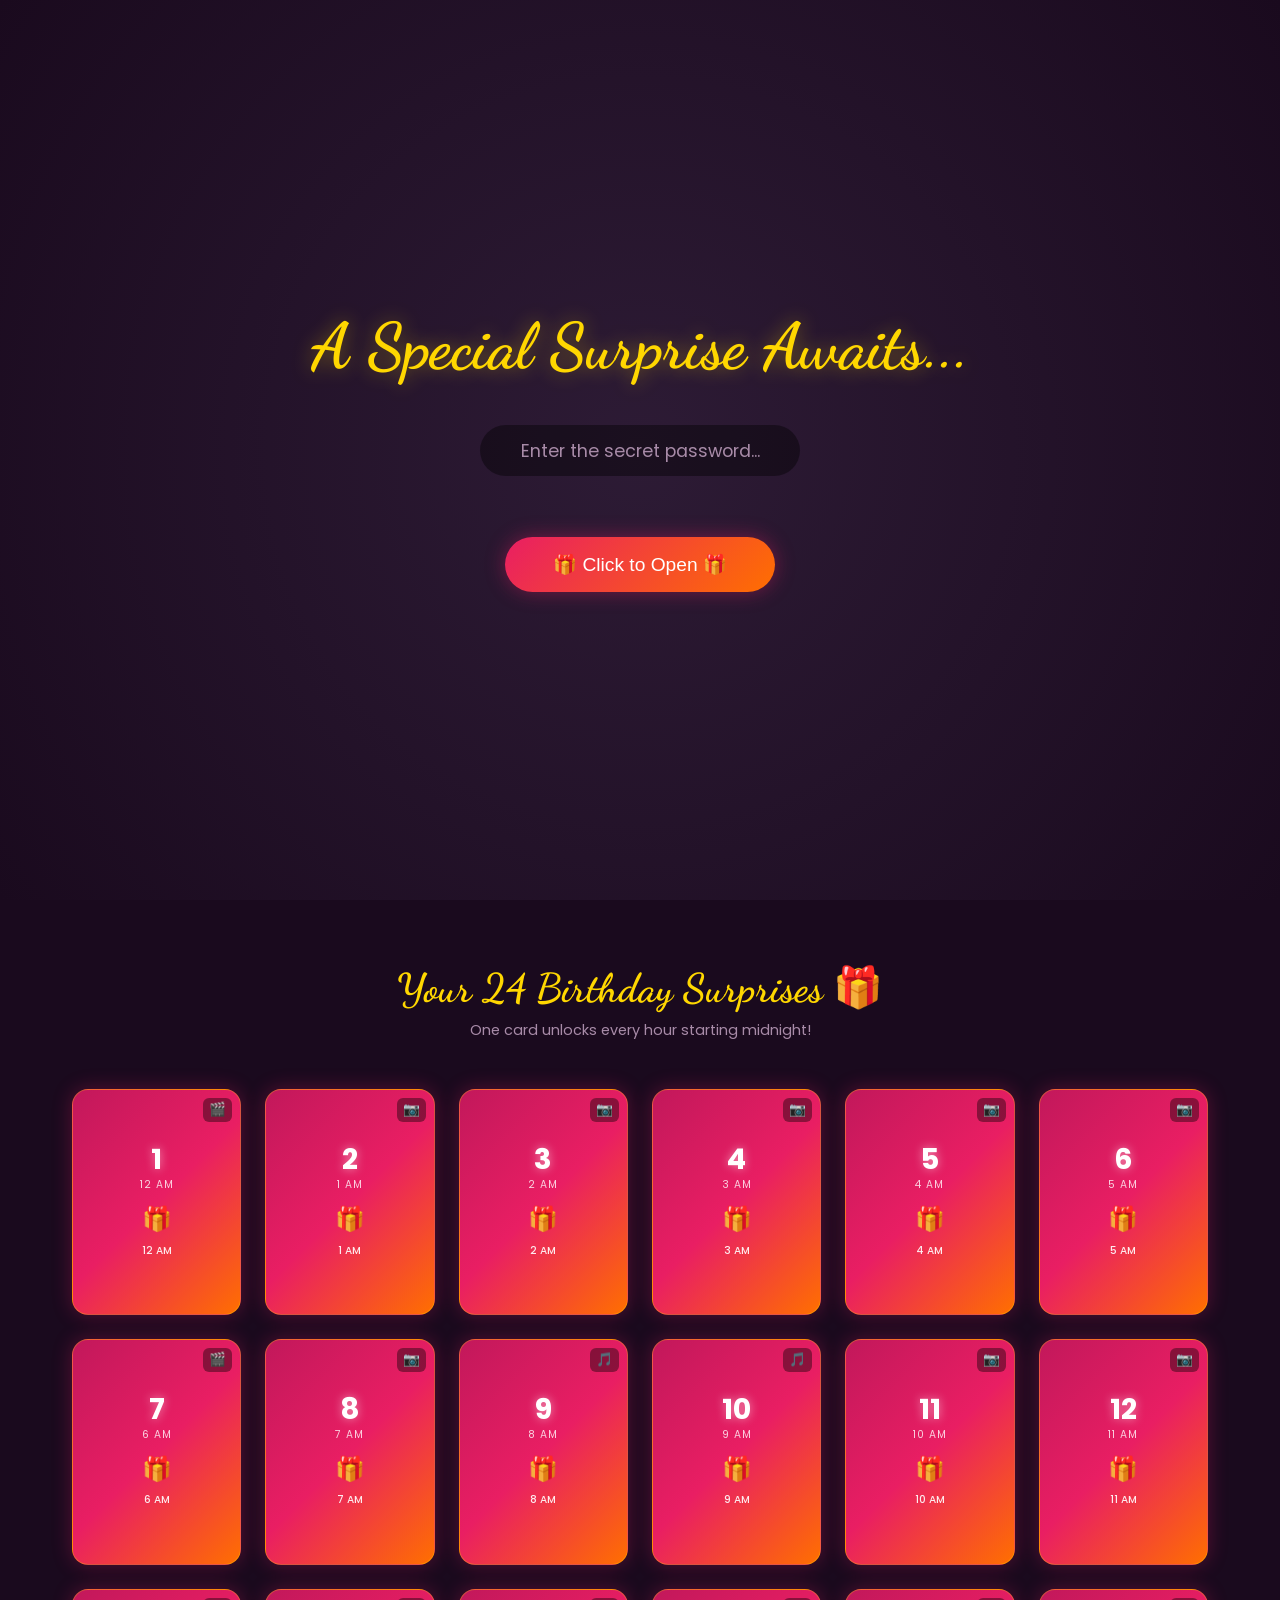
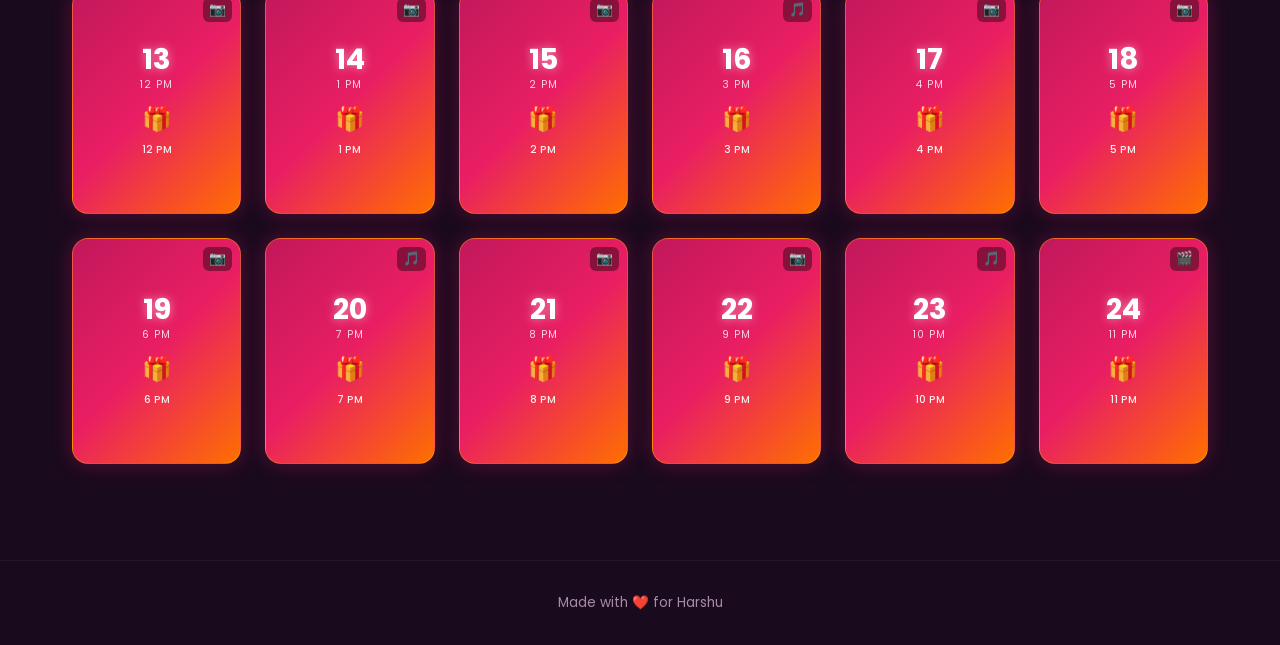
<file: index.html>
<!DOCTYPE html>
<html lang="en">
<head>
    <meta charset="UTF-8">
    <meta name="viewport" content="width=device-width, initial-scale=1.0">
    <title>Happy Birthday Harshu ❤️</title>
    <link rel="stylesheet" href="style.css">
    <link href="https://fonts.googleapis.com/css2?family=Dancing+Script:wght@400;700&family=Poppins:wght@300;400;500;600;700&family=Great+Vibes&display=swap" rel="stylesheet">
</head>
<body>
    <div id="enterScreen" class="enter-screen">
        <div class="enter-content">
            <h1>A Special Surprise Awaits...</h1>
            
            <div id="enterTimer" class="enter-timer hidden">
                <span id="entDays">00</span>d : 
                <span id="entHours">00</span>h : 
                <span id="entMinutes">00</span>m : 
                <span id="entSeconds">00</span>s
            </div>

            <div id="passwordSection" class="password-section hidden">
                <input type="password" id="secretPassword" placeholder="Enter the secret password..." class="password-input" autocomplete="off">
                <p id="passwordMsg" class="password-msg"></p>
            </div>

            <button id="enterBtn" class="btn btn-primary btn-large">🔒 Loading...</button>
        </div>
    </div>
    
    <audio id="bgMusic" loop>
        <source src="background-song.mp3" type="audio/mpeg">
    </audio>
    <!-- Floating Hearts Background -->
    <div class="hearts-bg" id="heartsBg"></div>

    <!-- Confetti Canvas -->
    <canvas id="confettiCanvas"></canvas>

    <!-- Hero Section -->
    <section class="hero" id="heroSection">
        <div class="hero-content">
            <div class="sparkle-ring">
                <h1 class="birthday-title" id="birthdayTitle">Happy Birthday</h1>
            </div>
            <h2 class="birthday-name" id="birthdayName">Harshu ❤️</h2>
            <div class="countdown-wrapper" id="countdownWrapper">
                <p class="countdown-label" id="countdownLabel">Birthday Countdown</p>
                <div class="countdown-timer" id="countdownTimer">
                    <div class="time-block">
                        <span class="time-value" id="countDays">00</span>
                        <span class="time-unit">Days</span>
                    </div>
                    <div class="time-separator">:</div>
                    <div class="time-block">
                        <span class="time-value" id="countHours">00</span>
                        <span class="time-unit">Hours</span>
                    </div>
                    <div class="time-separator">:</div>
                    <div class="time-block">
                        <span class="time-value" id="countMinutes">00</span>
                        <span class="time-unit">Minutes</span>
                    </div>
                    <div class="time-separator">:</div>
                    <div class="time-block">
                        <span class="time-value" id="countSeconds">00</span>
                        <span class="time-unit">Seconds</span>
                    </div>
                </div>
            </div>
            <!-- Next Card Timer -->
            <div class="next-card-timer" id="nextCardTimer">
                <div class="pulse-dot"></div>
                <span id="nextCardText">Next card unlocks in: <strong id="nextCardTime">--:--:--</strong></span>
            </div>
            <div class="scroll-hint" id="scrollHint">
                <span>Scroll down to see your cards</span>
                <div class="scroll-arrow">↓</div>
            </div>
        </div>
    </section>

    <!-- Cards Section -->
    <section class="cards-section" id="cardsSection">
        <h2 class="section-title">Your 24 Birthday Surprises 🎁</h2>
        <p class="section-subtitle">One card unlocks every hour starting midnight!</p>
        <div class="cards-grid" id="cardsGrid">
            <!-- Cards will be generated by JS -->
        </div>
    </section>

    <!-- Card Modal -->
    <div class="modal-overlay" id="cardModal">
        <div class="modal-content">
            <button class="modal-close" id="modalClose">&times;</button>
            <div class="modal-card-number" id="modalCardNumber">Card #1</div>
            <h2 class="modal-title" id="modalTitle">Card Title</h2>
            <p class="modal-message" id="modalMessage">Card Message</p>
            <div class="modal-media" id="modalMedia">
                <!-- Media content will be injected here -->
            </div>
            <div class="modal-hearts"></div>
        </div>
    </div>

    <!-- Admin Access Button (hidden, triple-click on footer) -->
    <footer class="site-footer" id="siteFooter">
        <p>Made with ❤️ for <span id="footerName">Harshu</span></p>
        <div class="admin-trigger" id="adminTrigger" title="Triple-click for admin"></div>
    </footer>

    <script src="script.js"></script>
</body>
</html>
</file>
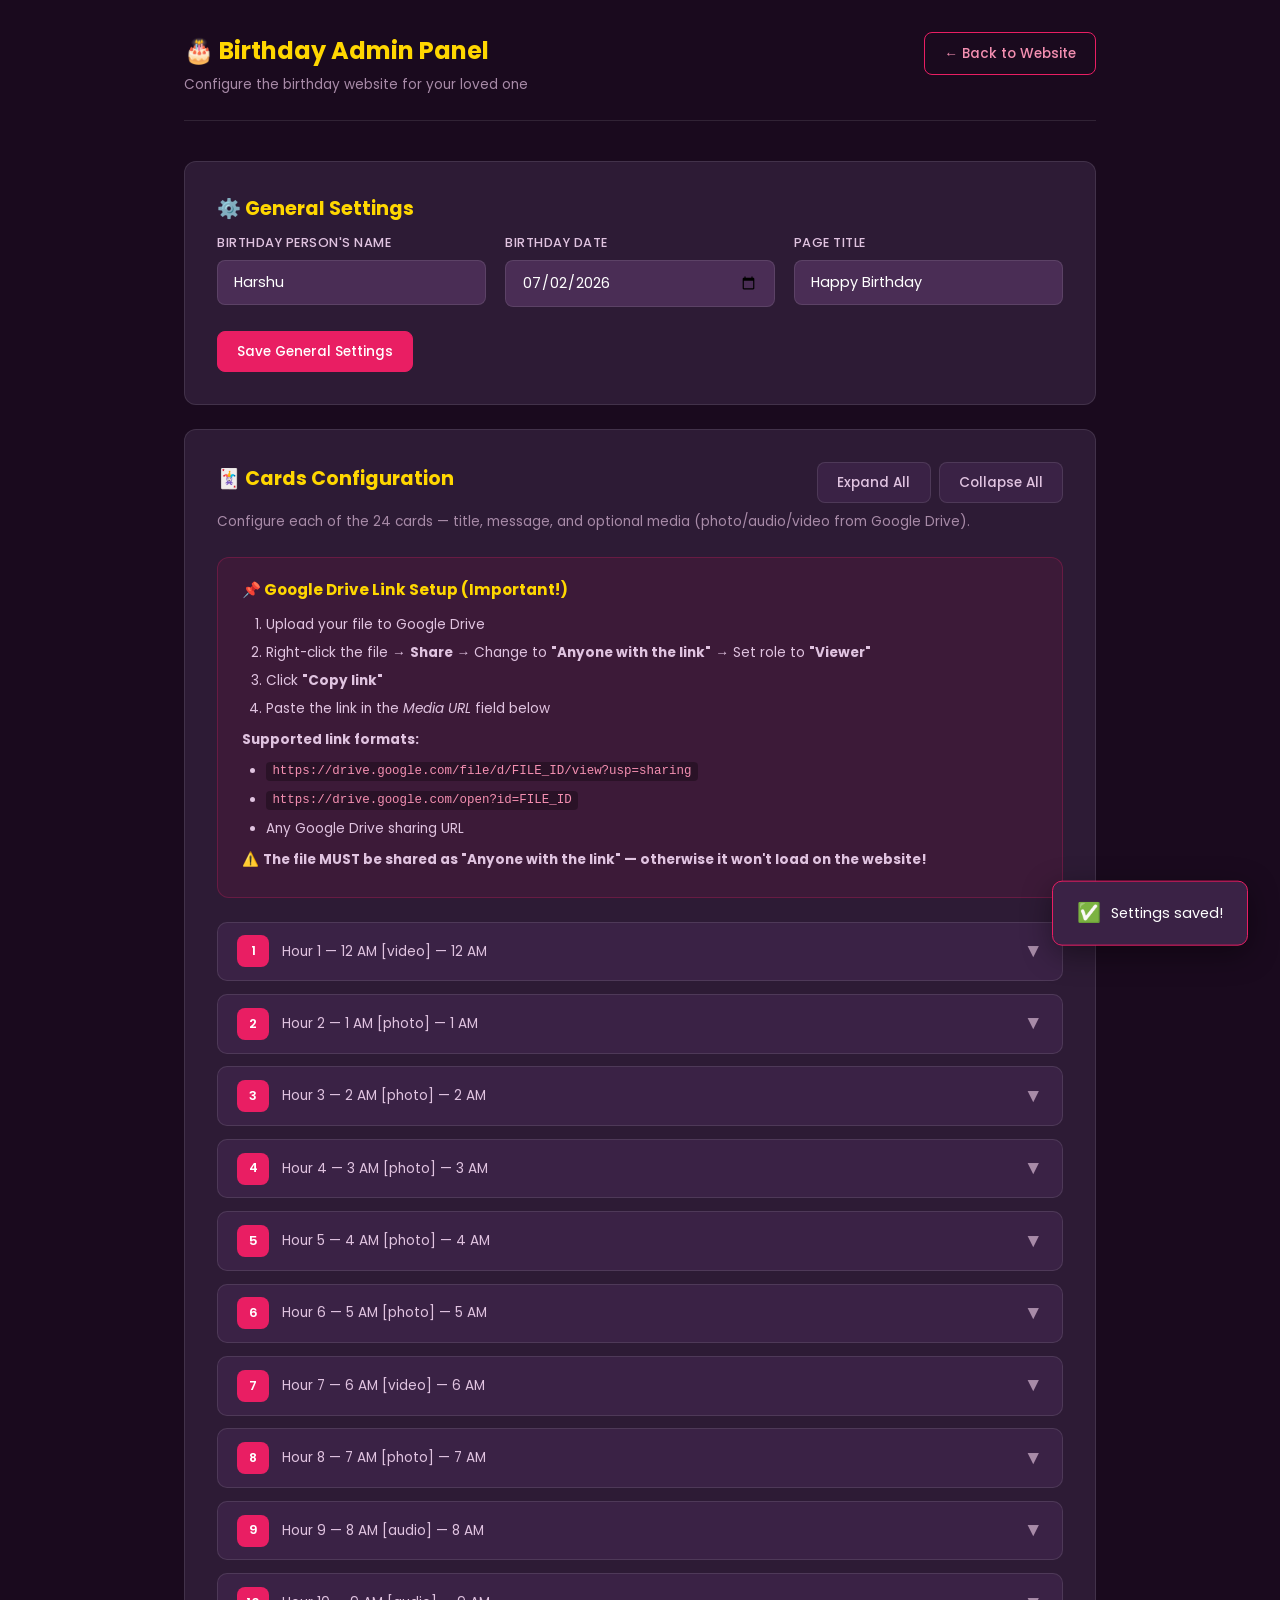
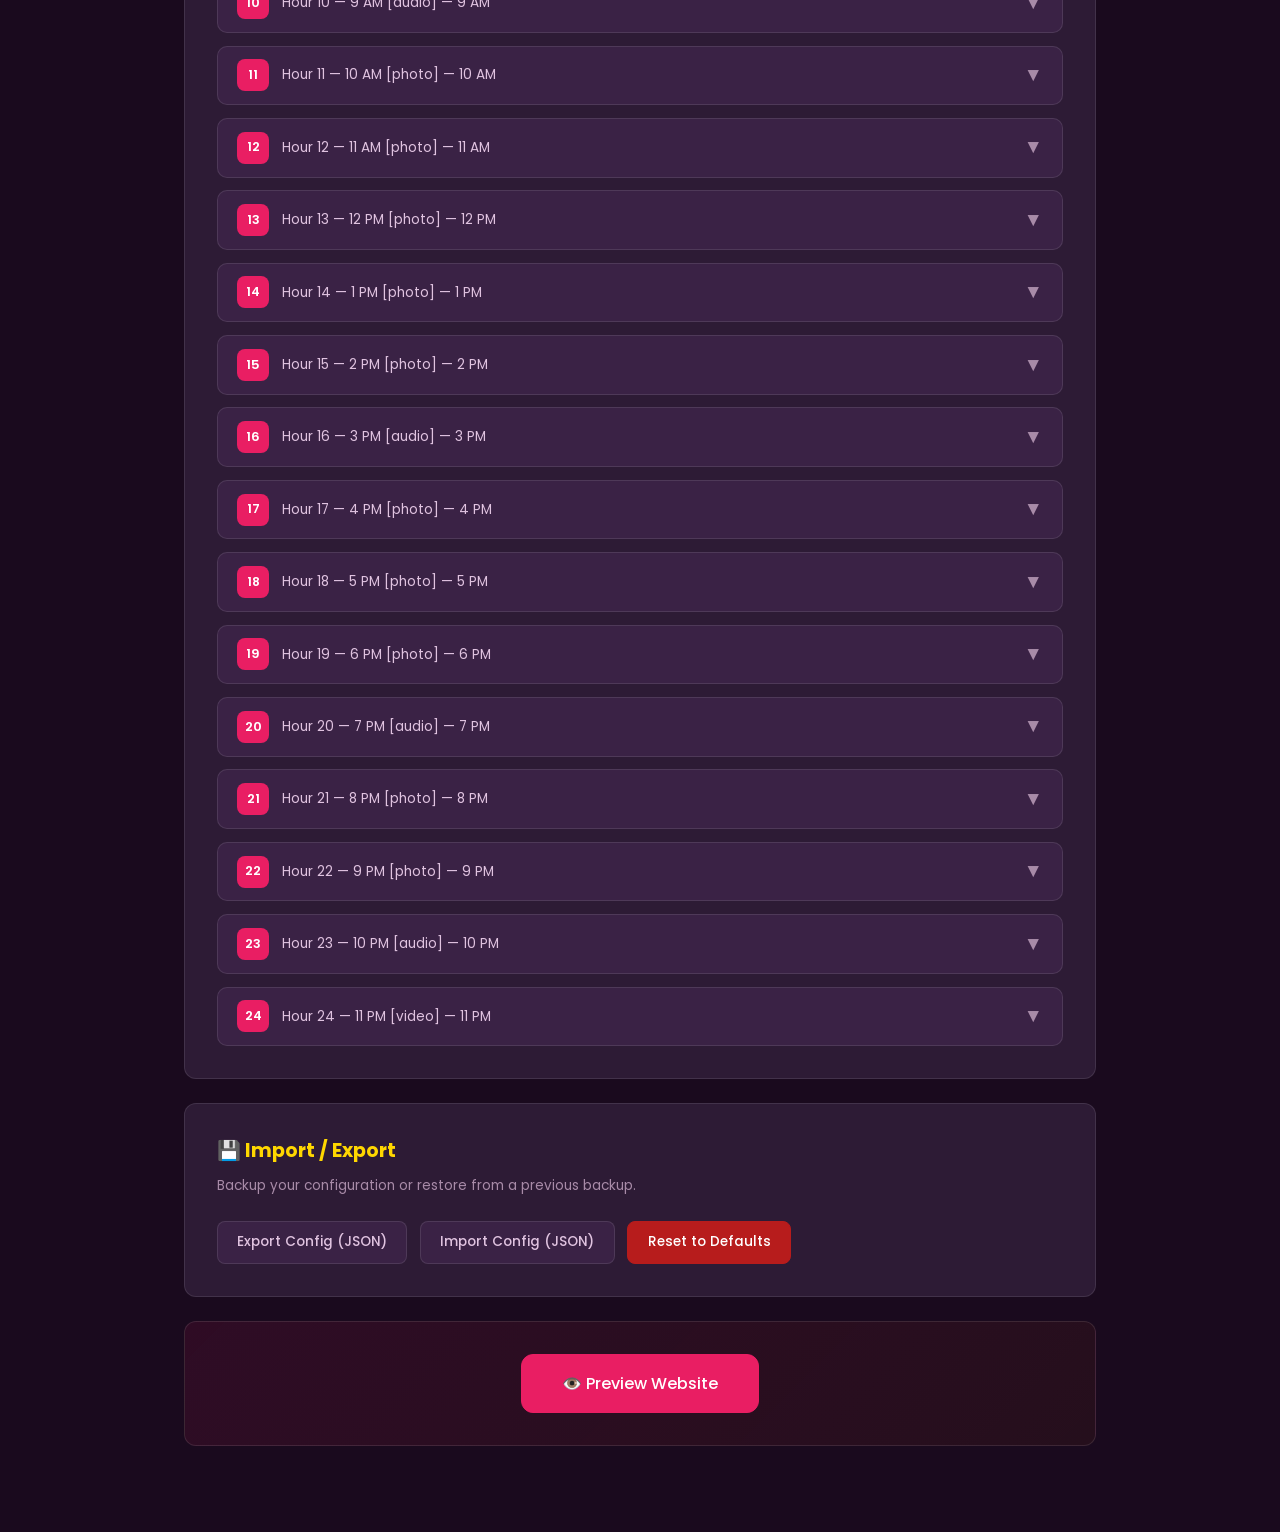
<file: admin.html>
<!DOCTYPE html>
<html lang="en">
<head>
    <meta charset="UTF-8">
    <meta name="viewport" content="width=device-width, initial-scale=1.0">
    <title>Admin Panel — Harshu Birthday</title>
    <link rel="stylesheet" href="admin-style.css">
    <link href="https://fonts.googleapis.com/css2?family=Poppins:wght@300;400;500;600;700&display=swap" rel="stylesheet">
</head>
<body>
    <div class="admin-container">
        <!-- Header -->
        <header class="admin-header">
            <div class="header-left">
                <h1>🎂 Birthday Admin Panel</h1>
                <p>Configure the birthday website for your loved one</p>
            </div>
            <div class="header-right">
                <a href="index.html" class="btn btn-outline">← Back to Website</a>
            </div>
        </header>

        <!-- General Settings -->
        <section class="settings-section">
            <h2 class="section-heading">⚙️ General Settings</h2>
            <div class="form-grid">
                <div class="form-group">
                    <label for="settingName">Birthday Person's Name</label>
                    <input type="text" id="settingName" placeholder="e.g., Harshu" autocomplete="off">
                </div>
                <div class="form-group">
                    <label for="settingDate">Birthday Date</label>
                    <input type="date" id="settingDate">
                </div>
                <div class="form-group">
                    <label for="settingTitle">Page Title</label>
                    <input type="text" id="settingTitle" placeholder="e.g., Happy Birthday" autocomplete="off">
                </div>
            </div>
            <button class="btn btn-primary" id="saveGeneral">Save General Settings</button>
        </section>

        <!-- Cards Configuration -->
        <section class="settings-section">
            <div class="section-header">
                <h2 class="section-heading">🃏 Cards Configuration</h2>
                <div class="section-actions">
                    <button class="btn btn-secondary" id="expandAll">Expand All</button>
                    <button class="btn btn-secondary" id="collapseAll">Collapse All</button>
                </div>
            </div>
            <p class="section-desc">Configure each of the 24 cards — title, message, and optional media (photo/audio/video from Google Drive).</p>
            <div class="drive-help-box">
                <h3>📌 Google Drive Link Setup (Important!)</h3>
                <ol>
                    <li>Upload your file to Google Drive</li>
                    <li>Right-click the file → <strong>Share</strong> → Change to <strong>"Anyone with the link"</strong> → Set role to <strong>"Viewer"</strong></li>
                    <li>Click <strong>"Copy link"</strong></li>
                    <li>Paste the link in the <em>Media URL</em> field below</li>
                </ol>
                <p><strong>Supported link formats:</strong></p>
                <ul>
                    <li><code>https://drive.google.com/file/d/FILE_ID/view?usp=sharing</code></li>
                    <li><code>https://drive.google.com/open?id=FILE_ID</code></li>
                    <li>Any Google Drive sharing URL</li>
                </ul>
                <p>⚠️ <strong>The file MUST be shared as "Anyone with the link" — otherwise it won't load on the website!</strong></p>
            </div>

            <div class="cards-config-list" id="cardsConfigList">
                <!-- Cards will be generated by JS -->
            </div>
        </section>

        <!-- Import/Export -->
        <section class="settings-section">
            <h2 class="section-heading">💾 Import / Export</h2>
            <p class="section-desc">Backup your configuration or restore from a previous backup.</p>
            <div class="import-export-actions">
                <button class="btn btn-secondary" id="exportConfig">Export Config (JSON)</button>
                <label class="btn btn-secondary file-upload-btn">
                    Import Config (JSON)
                    <input type="file" id="importConfig" accept=".json" hidden>
                </label>
                <button class="btn btn-danger" id="resetConfig">Reset to Defaults</button>
            </div>
        </section>

        <!-- Preview Quick Link -->
        <section class="settings-section preview-section">
            <a href="index.html" class="btn btn-primary btn-large">👁️ Preview Website</a>
        </section>
    </div>

    <!-- Toast Notification -->
    <div class="toast" id="toast">
        <span class="toast-icon">✅</span>
        <span class="toast-msg" id="toastMsg">Settings saved!</span>
    </div>

    <script src="admin.js"></script>
</body>
</html>
</file>
<file: style.css>
/* ============================================
   Harshu Birthday Website - Stylesheet
   ============================================ */

/* CSS Variables */
:root {
    --primary: #e91e63;
    --primary-light: #f48fb1;
    --primary-dark: #c2185b;
    --accent: #ff6f00;
    --accent-light: #ffab40;
    --gold: #ffd700;
    --bg-dark: #1a0a1e;
    --bg-medium: #2d1b35;
    --bg-card: rgba(45, 27, 53, 0.85);
    --bg-card-hover: rgba(60, 35, 70, 0.95);
    --text-primary: #fff;
    --text-secondary: #e0c3e0;
    --text-muted: #a88ba8;
    --glass: rgba(255, 255, 255, 0.06);
    --glass-border: rgba(255, 255, 255, 0.12);
    --shadow-glow: 0 0 30px rgba(233, 30, 99, 0.3);
    --card-radius: 16px;
    --transition: all 0.4s cubic-bezier(0.4, 0, 0.2, 1);
}
/* ============================================
   Enter Screen Overlay (Animated)
   ============================================ */
.enter-screen {
    position: fixed;
    top: 0;
    left: 0;
    width: 100%;
    height: 100%;
    /* A deep, rich gradient background */
    background: radial-gradient(circle at center, var(--bg-medium) 0%, var(--bg-dark) 100%);
    z-index: 99999;
    display: flex;
    align-items: center;
    justify-content: center;
    text-align: center;
    /* The transition when they click the button */
    transition: opacity 0.8s ease, visibility 0.8s ease, transform 0.8s ease;
}

.enter-content {
    /* Slide up and fade in when the page first loads */
    animation: slideUpFade 1.2s ease-out forwards;
}

.enter-content h1 {
    font-family: 'Dancing Script', cursive;
    color: var(--gold);
    font-size: clamp(2.5rem, 6vw, 4rem);
    margin-bottom: 2.5rem;
    text-shadow: 0 0 20px rgba(255, 215, 0, 0.4);
    /* Gentle floating animation */
    animation: floatText 3s ease-in-out infinite;
}

#enterBtn {
    font-size: 1.2rem;
    padding: 1rem 3rem;
    border-radius: 50px;
    background: linear-gradient(135deg, var(--primary), var(--accent));
    border: none;
    color: white;
    box-shadow: 0 0 20px rgba(233, 30, 99, 0.4);
    /* Inviting pulse animation */
    animation: pulseButton 2s infinite;
    transition: transform 0.3s ease, box-shadow 0.3s ease;
}

#enterBtn:hover {
    transform: scale(1.05) translateY(-2px);
    box-shadow: 0 10px 30px rgba(233, 30, 99, 0.6);
    animation: none; /* Stop pulsing when hovered */
}

/* Class added via JavaScript to hide the screen */
.enter-screen.hidden-overlay {
    opacity: 0;
    visibility: hidden;
    transform: scale(1.1); /* Creates a 'dive in' zoom effect */
}

/* --- Keyframes for Animations --- */

@keyframes slideUpFade {
    from {
        opacity: 0;
        transform: translateY(30px);
    }
    to {
        opacity: 1;
        transform: translateY(0);
    }
}

@keyframes floatText {
    0%, 100% {
        transform: translateY(0);
        text-shadow: 0 0 20px rgba(255, 215, 0, 0.4);
    }
    50% {
        transform: translateY(-10px);
        text-shadow: 0 0 35px rgba(255, 215, 0, 0.8);
    }
}

@keyframes pulseButton {
    0% {
        box-shadow: 0 0 0 0 rgba(233, 30, 99, 0.7);
        transform: scale(1);
    }
    70% {
        box-shadow: 0 0 0 15px rgba(233, 30, 99, 0);
        transform: scale(1.02);
    }
    100% {
        box-shadow: 0 0 0 0 rgba(233, 30, 99, 0);
        transform: scale(1);
    }
}

/* Reset & Base */
*, *::before, *::after {
    margin: 0;
    padding: 0;
    box-sizing: border-box;
}

html {
    scroll-behavior: smooth;
}

body {
    font-family: 'Poppins', sans-serif;
    background: var(--bg-dark);
    color: var(--text-primary);
    min-height: 100vh;
    overflow-x: hidden;
    position: relative;
}

/* ============================================
   Floating Hearts Background
   ============================================ */
.hearts-bg {
    position: fixed;
    top: 0;
    left: 0;
    width: 100%;
    height: 100%;
    pointer-events: none;
    z-index: 0;
    overflow: hidden;
}

.heart-float {
    position: absolute;
    font-size: var(--size, 20px);
    opacity: var(--opacity, 0.15);
    animation: floatUp var(--duration, 8s) linear infinite;
    animation-delay: var(--delay, 0s);
    left: var(--left, 50%);
    bottom: -40px;
    filter: blur(0.5px);
}

@keyframes floatUp {
    0% {
        transform: translateY(0) rotate(0deg) scale(1);
        opacity: var(--opacity, 0.15);
    }
    50% {
        opacity: calc(var(--opacity, 0.15) * 1.5);
    }
    100% {
        transform: translateY(-110vh) rotate(360deg) scale(0.5);
        opacity: 0;
    }
}

/* ============================================
   Confetti Canvas
   ============================================ */
#confettiCanvas {
    position: fixed;
    top: 0;
    left: 0;
    width: 100%;
    height: 100%;
    pointer-events: none;
    z-index: 9999;
}

/* ============================================
   Hero Section
   ============================================ */
.hero {
    position: relative;
    min-height: 100vh;
    display: flex;
    align-items: center;
    justify-content: center;
    text-align: center;
    z-index: 1;
    padding: 2rem;
    background: radial-gradient(ellipse at center, rgba(233, 30, 99, 0.15) 0%, transparent 70%);
}

.hero::before {
    content: '';
    position: absolute;
    top: 0;
    left: 0;
    right: 0;
    bottom: 0;
    background: 
        radial-gradient(circle at 20% 50%, rgba(233, 30, 99, 0.08) 0%, transparent 50%),
        radial-gradient(circle at 80% 50%, rgba(255, 111, 0, 0.06) 0%, transparent 50%),
        radial-gradient(circle at 50% 20%, rgba(156, 39, 176, 0.08) 0%, transparent 50%);
    z-index: -1;
}

.hero-content {
    max-width: 700px;
    animation: fadeInUp 1s ease-out;
}

@keyframes fadeInUp {
    from { opacity: 0; transform: translateY(40px); }
    to { opacity: 1; transform: translateY(0); }
}

/* Sparkle Ring around Title */
.sparkle-ring {
    position: relative;
    display: inline-block;
    margin-bottom: 1rem;
}

.sparkle-ring::before {
    content: '';
    position: absolute;
    top: -20px;
    left: -30px;
    right: -30px;
    bottom: -20px;
    border: 2px solid rgba(255, 215, 0, 0.3);
    border-radius: 30px;
    animation: sparklePulse 3s ease-in-out infinite;
}

@keyframes sparklePulse {
    0%, 100% { border-color: rgba(255, 215, 0, 0.2); box-shadow: 0 0 10px rgba(255, 215, 0, 0.1); }
    50% { border-color: rgba(255, 215, 0, 0.5); box-shadow: 0 0 30px rgba(255, 215, 0, 0.2); }
}

.birthday-title {
    font-family: 'Great Vibes', cursive;
    font-size: clamp(2.5rem, 8vw, 5rem);
    color: var(--gold);
    text-shadow: 0 0 40px rgba(255, 215, 0, 0.4);
    line-height: 1.2;
    padding: 0.3em 0.5em;
}

.birthday-name {
    font-family: 'Dancing Script', cursive;
    font-size: clamp(2rem, 6vw, 3.5rem);
    color: var(--primary-light);
    text-shadow: 0 0 30px rgba(233, 30, 99, 0.5);
    margin-bottom: 2rem;
    animation: nameGlow 2s ease-in-out infinite alternate;
}

@keyframes nameGlow {
    from { text-shadow: 0 0 20px rgba(233, 30, 99, 0.3); }
    to { text-shadow: 0 0 40px rgba(233, 30, 99, 0.6), 0 0 80px rgba(233, 30, 99, 0.2); }
}

/* ============================================
   Countdown Timer
   ============================================ */
.countdown-wrapper {
    margin: 2rem 0;
}

.countdown-label {
    font-size: 1rem;
    color: var(--text-secondary);
    margin-bottom: 1rem;
    text-transform: uppercase;
    letter-spacing: 3px;
    font-weight: 300;
}

.countdown-timer {
    display: flex;
    align-items: center;
    justify-content: center;
    gap: 0.5rem;
}

.time-block {
    display: flex;
    flex-direction: column;
    align-items: center;
    background: var(--glass);
    border: 1px solid var(--glass-border);
    border-radius: 12px;
    padding: 0.8rem 1rem;
    min-width: 70px;
    backdrop-filter: blur(10px);
}

.time-value {
    font-size: clamp(1.5rem, 4vw, 2.5rem);
    font-weight: 700;
    color: var(--gold);
    line-height: 1;
}

.time-unit {
    font-size: 0.7rem;
    color: var(--text-muted);
    text-transform: uppercase;
    letter-spacing: 2px;
    margin-top: 0.3rem;
}

.time-separator {
    font-size: 2rem;
    font-weight: 700;
    color: var(--primary-light);
    animation: blinkColon 1s step-end infinite;
}

@keyframes blinkColon {
    0%, 100% { opacity: 1; }
    50% { opacity: 0.3; }
}

/* Next Card Timer */
.next-card-timer {
    display: flex;
    align-items: center;
    justify-content: center;
    gap: 0.6rem;
    margin-top: 1.5rem;
    padding: 0.8rem 1.5rem;
    background: rgba(233, 30, 99, 0.1);
    border: 1px solid rgba(233, 30, 99, 0.3);
    border-radius: 50px;
    font-size: 0.9rem;
    color: var(--text-secondary);
    animation: pulseGlow 2s ease-in-out infinite;
}

.next-card-timer strong {
    color: var(--gold);
    font-size: 1rem;
}

.pulse-dot {
    width: 8px;
    height: 8px;
    border-radius: 50%;
    background: var(--primary);
    animation: pulseDot 1.5s ease-in-out infinite;
}

@keyframes pulseDot {
    0%, 100% { transform: scale(1); opacity: 1; }
    50% { transform: scale(1.5); opacity: 0.5; }
}

@keyframes pulseGlow {
    0%, 100% { box-shadow: 0 0 10px rgba(233, 30, 99, 0.1); }
    50% { box-shadow: 0 0 25px rgba(233, 30, 99, 0.2); }
}

/* Scroll Hint */
.scroll-hint {
    margin-top: 3rem;
    animation: bounceDown 2s ease-in-out infinite;
}

.scroll-hint span {
    font-size: 0.85rem;
    color: var(--text-muted);
    letter-spacing: 1px;
}

.scroll-arrow {
    font-size: 1.5rem;
    color: var(--primary-light);
    margin-top: 0.5rem;
}

@keyframes bounceDown {
    0%, 100% { transform: translateY(0); }
    50% { transform: translateY(10px); }
}

/* ============================================
   Cards Section
   ============================================ */
.cards-section {
    position: relative;
    z-index: 1;
    padding: 4rem 2rem 6rem;
    max-width: 1200px;
    margin: 0 auto;
}

.section-title {
    font-family: 'Dancing Script', cursive;
    font-size: clamp(1.8rem, 5vw, 2.5rem);
    text-align: center;
    color: var(--gold);
    margin-bottom: 0.5rem;
}

.section-subtitle {
    text-align: center;
    color: var(--text-muted);
    font-size: 0.9rem;
    margin-bottom: 3rem;
}

.cards-grid {
    display: grid;
    grid-template-columns: repeat(auto-fill, minmax(160px, 1fr));
    gap: 1.2rem;
}

@media (min-width: 768px) {
    .cards-grid {
        grid-template-columns: repeat(6, 1fr);
        gap: 1.5rem;
    }
}

@media (max-width: 480px) {
    .cards-grid {
        grid-template-columns: repeat(3, 1fr);
        gap: 0.8rem;
    }
}

/* ============================================
   Individual Card
   ============================================ */
.birthday-card {
    position: relative;
    aspect-ratio: 3 / 4;
    border-radius: var(--card-radius);
    cursor: pointer;
    transition: var(--transition);
    overflow: hidden;
    perspective: 1000px;
}

.birthday-card:hover {
    transform: translateY(-5px);
    box-shadow: var(--shadow-glow);
}

/* Locked Card */
.card-locked {
    background: linear-gradient(135deg, var(--bg-medium) 0%, #3d2040 100%);
    border: 1px solid rgba(255, 255, 255, 0.08);
}

.card-locked .card-front {
    display: flex;
    flex-direction: column;
    align-items: center;
    justify-content: center;
    height: 100%;
    padding: 1rem;
    text-align: center;
}

.card-lock-icon {
    font-size: 2rem;
    margin-bottom: 0.5rem;
    opacity: 0.5;
    animation: lockWiggle 3s ease-in-out infinite;
}

@keyframes lockWiggle {
    0%, 100% { transform: rotate(0); }
    25% { transform: rotate(-3deg); }
    75% { transform: rotate(3deg); }
}

.card-number {
    font-size: 1.8rem;
    font-weight: 700;
    color: var(--text-muted);
    line-height: 1;
}

.card-number-label {
    font-size: 0.65rem;
    color: var(--text-muted);
    text-transform: uppercase;
    letter-spacing: 1px;
    margin-top: 0.2rem;
}

.card-unlock-time {
    font-size: 0.6rem;
    color: rgba(255, 255, 255, 0.25);
    margin-top: 0.5rem;
}

/* Locked shimmer */
.card-locked::after {
    content: '';
    position: absolute;
    top: 0;
    left: -100%;
    width: 100%;
    height: 100%;
    background: linear-gradient(90deg, transparent, rgba(255, 255, 255, 0.03), transparent);
    animation: shimmer 4s infinite;
}

@keyframes shimmer {
    0% { left: -100%; }
    100% { left: 100%; }
}

/* Unlocked Card */
.card-unlocked {
    background: linear-gradient(135deg, var(--primary-dark) 0%, #e91e63 50%, var(--accent) 100%);
    border: 1px solid rgba(255, 215, 0, 0.3);
    box-shadow: 0 0 20px rgba(233, 30, 99, 0.3);
    animation: cardGlow 2s ease-in-out infinite alternate;
}

.card-unlocked:hover {
    box-shadow: 0 0 40px rgba(233, 30, 99, 0.5);
}

@keyframes cardGlow {
    from { box-shadow: 0 0 15px rgba(233, 30, 99, 0.2); }
    to { box-shadow: 0 0 25px rgba(233, 30, 99, 0.4); }
}

.card-unlocked .card-front {
    display: flex;
    flex-direction: column;
    align-items: center;
    justify-content: center;
    height: 100%;
    padding: 1rem;
    text-align: center;
}

.card-unlocked .card-number {
    color: #fff;
    text-shadow: 0 0 10px rgba(255, 255, 255, 0.5);
}

.card-unlocked .card-number-label {
    color: rgba(255, 255, 255, 0.8);
}

.card-open-icon {
    font-size: 1.5rem;
    margin-top: 0.5rem;
    animation: giftBounce 1.5s ease-in-out infinite;
}

@keyframes giftBounce {
    0%, 100% { transform: scale(1); }
    50% { transform: scale(1.2); }
}

.card-title-preview {
    font-size: 0.65rem;
    color: rgba(255, 255, 255, 0.9);
    margin-top: 0.4rem;
    font-weight: 500;
    max-width: 100%;
    overflow: hidden;
    text-overflow: ellipsis;
    white-space: nowrap;
}

/* Recently Unlocked - special animation */
.card-just-unlocked {
    animation: unlockBurst 1s ease-out;
}

@keyframes unlockBurst {
    0% { transform: scale(1); }
    30% { transform: scale(1.15); }
    60% { transform: scale(0.95); }
    100% { transform: scale(1); }
}

/* ============================================
   Card Modal
   ============================================ */
.modal-overlay {
    position: fixed;
    top: 0;
    left: 0;
    width: 100%;
    height: 100%;
    background: rgba(0, 0, 0, 0.85);
    backdrop-filter: blur(8px);
    z-index: 1000;
    display: flex;
    align-items: center;
    justify-content: center;
    padding: 1.5rem;
    opacity: 0;
    visibility: hidden;
    transition: all 0.4s ease;
}

.modal-overlay.active {
    opacity: 1;
    visibility: visible;
}

.modal-content {
    background: linear-gradient(145deg, #2d1b35 0%, #1a0a1e 100%);
    border: 1px solid rgba(233, 30, 99, 0.3);
    border-radius: 24px;
    padding: 2.5rem;
    max-width: 550px;
    width: 100%;
    max-height: 90vh;
    overflow-y: auto;
    position: relative;
    transform: scale(0.8) translateY(30px);
    transition: transform 0.4s cubic-bezier(0.34, 1.56, 0.64, 1);
    box-shadow: 0 0 60px rgba(233, 30, 99, 0.3);
}

.modal-overlay.active .modal-content {
    transform: scale(1) translateY(0);
}

.modal-close {
    position: absolute;
    top: 1rem;
    right: 1rem;
    background: rgba(255, 255, 255, 0.1);
    border: none;
    color: #fff;
    font-size: 1.5rem;
    width: 40px;
    height: 40px;
    border-radius: 50%;
    cursor: pointer;
    transition: var(--transition);
    display: flex;
    align-items: center;
    justify-content: center;
}

.modal-close:hover {
    background: rgba(233, 30, 99, 0.5);
    transform: rotate(90deg);
}

.modal-card-number {
    font-size: 0.8rem;
    color: var(--primary-light);
    text-transform: uppercase;
    letter-spacing: 2px;
    margin-bottom: 0.5rem;
}

.modal-title {
    font-family: 'Dancing Script', cursive;
    font-size: clamp(1.8rem, 4vw, 2.5rem);
    color: var(--gold);
    margin-bottom: 1rem;
    line-height: 1.3;
}

.modal-message {
    font-size: 1rem;
    color: var(--text-secondary);
    line-height: 1.8;
    margin-bottom: 1.5rem;
    white-space: pre-wrap;
}

.modal-media {
    width: 100%;
    margin-bottom: 1rem;
}

/* Media Containers */
.media-container {
    width: 100%;
    border-radius: 12px;
    overflow: hidden;
    background: rgba(0, 0, 0, 0.3);
    border: 1px solid rgba(255, 255, 255, 0.08);
}

/* Photo */
.media-img {
    width: 100%;
    display: block;
    border-radius: 12px;
    object-fit: contain;
    max-height: 400px;
    background: #000;
}

/* Iframe (video + audio embed) */
.media-iframe {
    width: 100%;
    aspect-ratio: 16/9;
    border: none;
    border-radius: 12px;
    display: block;
}

/* Audio embed wrapper — shorter aspect ratio for audio */
.audio-embed-wrapper {
    width: 100%;
    aspect-ratio: 4/1;
    min-height: 120px;
    overflow: hidden;
    border-radius: 12px;
}

.audio-embed-wrapper .media-iframe {
    width: 100%;
    height: 100%;
    aspect-ratio: unset;
}

/* Native audio player */
.media-audio {
    width: 100%;
    border-radius: 12px;
    outline: none;
    display: block;
    padding: 1rem;
}

/* Native video player */
.media-video {
    width: 100%;
    border-radius: 12px;
    display: block;
}

/* Open link fallback */
.media-open-link {
    display: inline-flex;
    align-items: center;
    gap: 0.3rem;
    padding: 0.5rem 1rem;
    margin: 0.75rem 0 0.25rem;
    font-size: 0.8rem;
    color: var(--primary-light);
    text-decoration: none;
    border: 1px solid rgba(233, 30, 99, 0.3);
    border-radius: 8px;
    transition: var(--transition);
    background: rgba(233, 30, 99, 0.05);
}

.media-open-link:hover {
    background: rgba(233, 30, 99, 0.15);
    border-color: var(--primary);
    color: #fff;
}

/* Media fallback */
.media-fallback {
    padding: 1.5rem;
    text-align: center;
    color: var(--text-muted);
    border: 1px dashed rgba(255, 255, 255, 0.15);
    border-radius: 12px;
    background: rgba(0, 0, 0, 0.2);
}

.media-fallback p {
    margin-bottom: 0.75rem;
    font-size: 0.9rem;
}

.modal-hearts {
    position: absolute;
    top: 0;
    left: 0;
    width: 100%;
    height: 100%;
    pointer-events: none;
    overflow: hidden;
}

/* ============================================
   Footer
   ============================================ */
.site-footer {
    position: relative;
    z-index: 1;
    text-align: center;
    padding: 2rem;
    color: var(--text-muted);
    font-size: 0.85rem;
    border-top: 1px solid rgba(255, 255, 255, 0.05);
}

.admin-trigger {
    position: absolute;
    bottom: 0;
    right: 2rem;
    width: 30px;
    height: 30px;
    cursor: default;
}

/* ============================================
   Scrollbar Styling
   ============================================ */
::-webkit-scrollbar {
    width: 8px;
}

::-webkit-scrollbar-track {
    background: var(--bg-dark);
}

::-webkit-scrollbar-thumb {
    background: var(--primary-dark);
    border-radius: 4px;
}

::-webkit-scrollbar-thumb:hover {
    background: var(--primary);
}

/* ============================================
   Media Queries
   ============================================ */
@media (max-width: 600px) {
    .hero-content {
        padding: 0;
    }
    
    .time-block {
        min-width: 55px;
        padding: 0.6rem 0.5rem;
    }
    
    .time-value {
        font-size: 1.3rem;
    }
    
    .time-separator {
        font-size: 1.5rem;
    }
    
    .countdown-timer {
        gap: 0.3rem;
    }
    
    .modal-content {
        padding: 1.5rem;
        border-radius: 16px;
    }
    
    .birthday-card {
        aspect-ratio: 5 / 6;
    }
    
    .card-lock-icon {
        font-size: 1.5rem;
    }
    
    .card-number {
        font-size: 1.3rem;
    }
}

/* ============================================
   Celebration Mode (All unlocked)
   ============================================ */
.celebration .hero::after {
    content: '';
    position: absolute;
    top: 0;
    left: 0;
    width: 100%;
    height: 100%;
    background: radial-gradient(circle, rgba(255, 215, 0, 0.1) 0%, transparent 70%);
    animation: celebrationPulse 2s ease-in-out infinite;
}

@keyframes celebrationPulse {
    0%, 100% { opacity: 0.5; }
    50% { opacity: 1; }
}

/* ============================================
   Utility Classes
   ============================================ */
.hidden {
    display: none !important;
}

.fade-in {
    animation: fadeIn 0.6s ease-out forwards;
}

@keyframes fadeIn {
    from { opacity: 0; }
    to { opacity: 1; }
}

/* Media type badges on cards */
.media-badge {
    position: absolute;
    top: 8px;
    right: 8px;
    font-size: 0.85rem;
    background: rgba(0, 0, 0, 0.4);
    padding: 2px 6px;
    border-radius: 6px;
    z-index: 2;
}

/* ============================================
   Enter Screen Timer & Locked Button
   ============================================ */
.enter-timer {
    font-size: 1.2rem;
    color: var(--text-secondary);
    margin-bottom: 2rem;
    font-family: 'Poppins', monospace;
    letter-spacing: 2px;
    background: rgba(0, 0, 0, 0.3);
    padding: 0.8rem 1.5rem;
    border-radius: 12px;
    border: 1px solid rgba(255, 255, 255, 0.1);
    display: inline-block;
}

.enter-timer.hidden {
    display: none;
}

/* When the button is locked */
#enterBtn:disabled {
    background: var(--bg-surface);
    color: var(--text-muted);
    box-shadow: none;
    cursor: not-allowed;
    animation: none;
    transform: none;
    border: 1px solid var(--border);
    opacity: 0.7;
}

/* ============================================
   Password Section
   ============================================ */
.password-section {
    margin-bottom: 1.5rem;
    animation: fadeIn 0.8s ease-out;
}

.password-section.hidden {
    display: none;
}

.password-input {
    padding: 0.8rem 1.5rem;
    font-size: 1.1rem;
    border-radius: 50px;
    border: 1px solid var(--border);
    background: rgba(0, 0, 0, 0.4);
    color: white;
    outline: none;
    text-align: center;
    width: 100%;
    max-width: 320px;
    transition: var(--transition);
    font-family: 'Poppins', sans-serif;
    letter-spacing: 1px;
}

.password-input:focus {
    border-color: var(--primary-light);
    box-shadow: 0 0 15px rgba(233, 30, 99, 0.3);
}

.password-input::placeholder {
    color: var(--text-muted);
    letter-spacing: 0px;
}

.password-msg {
    margin-top: 0.8rem;
    font-size: 1rem;
    font-weight: 500;
    min-height: 24px;
    transition: color 0.3s ease;
    text-shadow: 0 2px 4px rgba(0,0,0,0.5);
}
</file>
<file: admin-style.css>
/* ============================================
   Admin Panel Stylesheet
   ============================================ */

:root {
    --primary: #e91e63;
    --primary-light: #f48fb1;
    --primary-dark: #c2185b;
    --accent: #ff6f00;
    --gold: #ffd700;
    --bg-dark: #1a0a1e;
    --bg-medium: #2d1b35;
    --bg-surface: #3a2245;
    --bg-input: #4a2d55;
    --text-primary: #fff;
    --text-secondary: #e0c3e0;
    --text-muted: #a88ba8;
    --border: rgba(255, 255, 255, 0.1);
    --border-focus: rgba(233, 30, 99, 0.6);
    --shadow: 0 4px 20px rgba(0, 0, 0, 0.3);
    --radius: 12px;
    --transition: all 0.3s ease;
}

*, *::before, *::after {
    margin: 0;
    padding: 0;
    box-sizing: border-box;
}

body {
    font-family: 'Poppins', sans-serif;
    background: var(--bg-dark);
    color: var(--text-primary);
    min-height: 100vh;
    line-height: 1.6;
}

/* ============================================
   Container
   ============================================ */
.admin-container {
    max-width: 960px;
    margin: 0 auto;
    padding: 2rem 1.5rem 4rem;
}

/* ============================================
   Header
   ============================================ */
.admin-header {
    display: flex;
    justify-content: space-between;
    align-items: flex-start;
    gap: 1rem;
    margin-bottom: 2.5rem;
    padding-bottom: 1.5rem;
    border-bottom: 1px solid var(--border);
    flex-wrap: wrap;
}

.admin-header h1 {
    font-size: 1.5rem;
    color: var(--gold);
    margin-bottom: 0.25rem;
}

.admin-header p {
    color: var(--text-muted);
    font-size: 0.85rem;
}

/* ============================================
   Buttons
   ============================================ */
.btn {
    display: inline-flex;
    align-items: center;
    gap: 0.4rem;
    padding: 0.6rem 1.2rem;
    border-radius: 8px;
    font-family: inherit;
    font-size: 0.85rem;
    font-weight: 500;
    cursor: pointer;
    transition: var(--transition);
    border: 1px solid transparent;
    text-decoration: none;
    white-space: nowrap;
}

.btn-primary {
    background: var(--primary);
    color: #fff;
    border-color: var(--primary);
}
.btn-primary:hover {
    background: var(--primary-dark);
    transform: translateY(-1px);
    box-shadow: 0 4px 15px rgba(233, 30, 99, 0.3);
}

.btn-secondary {
    background: var(--bg-surface);
    color: var(--text-secondary);
    border-color: var(--border);
}
.btn-secondary:hover {
    background: var(--bg-input);
    border-color: rgba(255, 255, 255, 0.2);
}

.btn-outline {
    background: transparent;
    color: var(--primary-light);
    border-color: var(--primary);
}
.btn-outline:hover {
    background: rgba(233, 30, 99, 0.1);
}

.btn-danger {
    background: #b71c1c;
    color: #fff;
    border-color: #b71c1c;
}
.btn-danger:hover {
    background: #c62828;
}

.btn-large {
    padding: 1rem 2.5rem;
    font-size: 1rem;
    border-radius: 12px;
}

.file-upload-btn {
    cursor: pointer;
}

/* ============================================
   Settings Sections
   ============================================ */
.settings-section {
    background: var(--bg-medium);
    border: 1px solid var(--border);
    border-radius: var(--radius);
    padding: 2rem;
    margin-bottom: 1.5rem;
}

.section-heading {
    font-size: 1.2rem;
    color: var(--gold);
    margin-bottom: 0.5rem;
}

.section-desc {
    color: var(--text-muted);
    font-size: 0.85rem;
    margin-bottom: 1.5rem;
}

/* Drive Help Box */
.drive-help-box {
    background: rgba(233, 30, 99, 0.08);
    border: 1px solid rgba(233, 30, 99, 0.25);
    border-radius: 12px;
    padding: 1.2rem 1.5rem;
    margin-bottom: 1.5rem;
    font-size: 0.85rem;
    line-height: 1.7;
}

.drive-help-box h3 {
    font-size: 0.95rem;
    color: var(--gold);
    margin-bottom: 0.6rem;
}

.drive-help-box ol,
.drive-help-box ul {
    padding-left: 1.5rem;
    margin: 0.5rem 0;
}

.drive-help-box li {
    margin-bottom: 0.3rem;
    color: var(--text-secondary);
}

.drive-help-box code {
    background: rgba(0, 0, 0, 0.3);
    padding: 0.15rem 0.4rem;
    border-radius: 4px;
    font-size: 0.78rem;
    color: var(--primary-light);
    word-break: break-all;
}

.drive-help-box p {
    color: var(--text-secondary);
    margin: 0.4rem 0;
}

.section-header {
    display: flex;
    justify-content: space-between;
    align-items: center;
    flex-wrap: wrap;
    gap: 1rem;
    margin-bottom: 0.5rem;
}

.section-actions {
    display: flex;
    gap: 0.5rem;
}

/* ============================================
   Form Elements
   ============================================ */
.form-grid {
    display: grid;
    grid-template-columns: repeat(auto-fit, minmax(250px, 1fr));
    gap: 1.2rem;
    margin-bottom: 1.5rem;
}

.form-group {
    display: flex;
    flex-direction: column;
    gap: 0.4rem;
}

.form-group label {
    font-size: 0.8rem;
    color: var(--text-secondary);
    font-weight: 500;
    text-transform: uppercase;
    letter-spacing: 0.5px;
}

.form-group input,
.form-group textarea,
.form-group select {
    background: var(--bg-input);
    border: 1px solid var(--border);
    border-radius: 8px;
    padding: 0.7rem 1rem;
    color: var(--text-primary);
    font-family: inherit;
    font-size: 0.9rem;
    transition: var(--transition);
    outline: none;
}

.form-group input:focus,
.form-group textarea:focus,
.form-group select:focus {
    border-color: var(--border-focus);
    box-shadow: 0 0 0 3px rgba(233, 30, 99, 0.15);
}

.form-group textarea {
    resize: vertical;
    min-height: 80px;
}

.form-group select {
    cursor: pointer;
}

.form-group input::placeholder,
.form-group textarea::placeholder {
    color: var(--text-muted);
    opacity: 0.6;
}

/* ============================================
   Card Config Items
   ============================================ */
.cards-config-list {
    display: flex;
    flex-direction: column;
    gap: 0.8rem;
    margin-top: 1.5rem;
}

.card-config-item {
    background: var(--bg-surface);
    border: 1px solid var(--border);
    border-radius: 10px;
    overflow: hidden;
    transition: var(--transition);
}

.card-config-item:hover {
    border-color: rgba(255, 255, 255, 0.15);
}

.card-config-header {
    display: flex;
    justify-content: space-between;
    align-items: center;
    padding: 0.8rem 1.2rem;
    cursor: pointer;
    user-select: none;
    transition: var(--transition);
}

.card-config-header:hover {
    background: rgba(255, 255, 255, 0.03);
}

.card-config-header-left {
    display: flex;
    align-items: center;
    gap: 0.8rem;
}

.card-config-number {
    width: 32px;
    height: 32px;
    border-radius: 8px;
    background: var(--primary);
    color: #fff;
    display: flex;
    align-items: center;
    justify-content: center;
    font-size: 0.8rem;
    font-weight: 600;
    flex-shrink: 0;
}

.card-config-preview {
    font-size: 0.85rem;
    color: var(--text-secondary);
    max-width: 400px;
    overflow: hidden;
    text-overflow: ellipsis;
    white-space: nowrap;
}

.card-config-toggle {
    font-size: 1.2rem;
    color: var(--text-muted);
    transition: transform 0.3s ease;
}

.card-config-item.expanded .card-config-toggle {
    transform: rotate(180deg);
}

.card-config-body {
    max-height: 0;
    overflow: hidden;
    transition: max-height 0.4s ease, padding 0.4s ease;
    padding: 0 1.2rem;
}

.card-config-item.expanded .card-config-body {
    max-height: 600px;
    padding: 0 1.2rem 1.2rem;
}

.card-config-fields {
    display: grid;
    grid-template-columns: 1fr 1fr;
    gap: 1rem;
    margin-top: 0.5rem;
}

.card-config-fields .full-width {
    grid-column: 1 / -1;
}

/* ============================================
   Import/Export
   ============================================ */
.import-export-actions {
    display: flex;
    gap: 0.8rem;
    flex-wrap: wrap;
}

.preview-section {
    text-align: center;
    background: linear-gradient(135deg, rgba(233, 30, 99, 0.1) 0%, rgba(255, 111, 0, 0.05) 100%);
}

/* ============================================
   Toast Notification
   ============================================ */
.toast {
    position: fixed;
    bottom: 2rem;
    right: 2rem;
    background: var(--bg-surface);
    border: 1px solid var(--primary);
    border-radius: 10px;
    padding: 1rem 1.5rem;
    display: flex;
    align-items: center;
    gap: 0.6rem;
    box-shadow: 0 8px 30px rgba(0, 0, 0, 0.4);
    transform: translateY(120%);
    transition: transform 0.4s cubic-bezier(0.34, 1.56, 0.64, 1);
    z-index: 1000;
}

.toast.show {
    transform: translateY(0);
}

.toast-icon {
    font-size: 1.2rem;
}

.toast-msg {
    font-size: 0.9rem;
    color: var(--text-primary);
}

/* ============================================
   Responsive
   ============================================ */
@media (max-width: 600px) {
    .admin-container {
        padding: 1rem;
    }

    .settings-section {
        padding: 1.2rem;
    }

    .form-grid {
        grid-template-columns: 1fr;
    }

    .card-config-fields {
        grid-template-columns: 1fr;
    }

    .admin-header {
        flex-direction: column;
    }

    .import-export-actions {
        flex-direction: column;
    }

    .btn {
        justify-content: center;
    }
}
</file>
